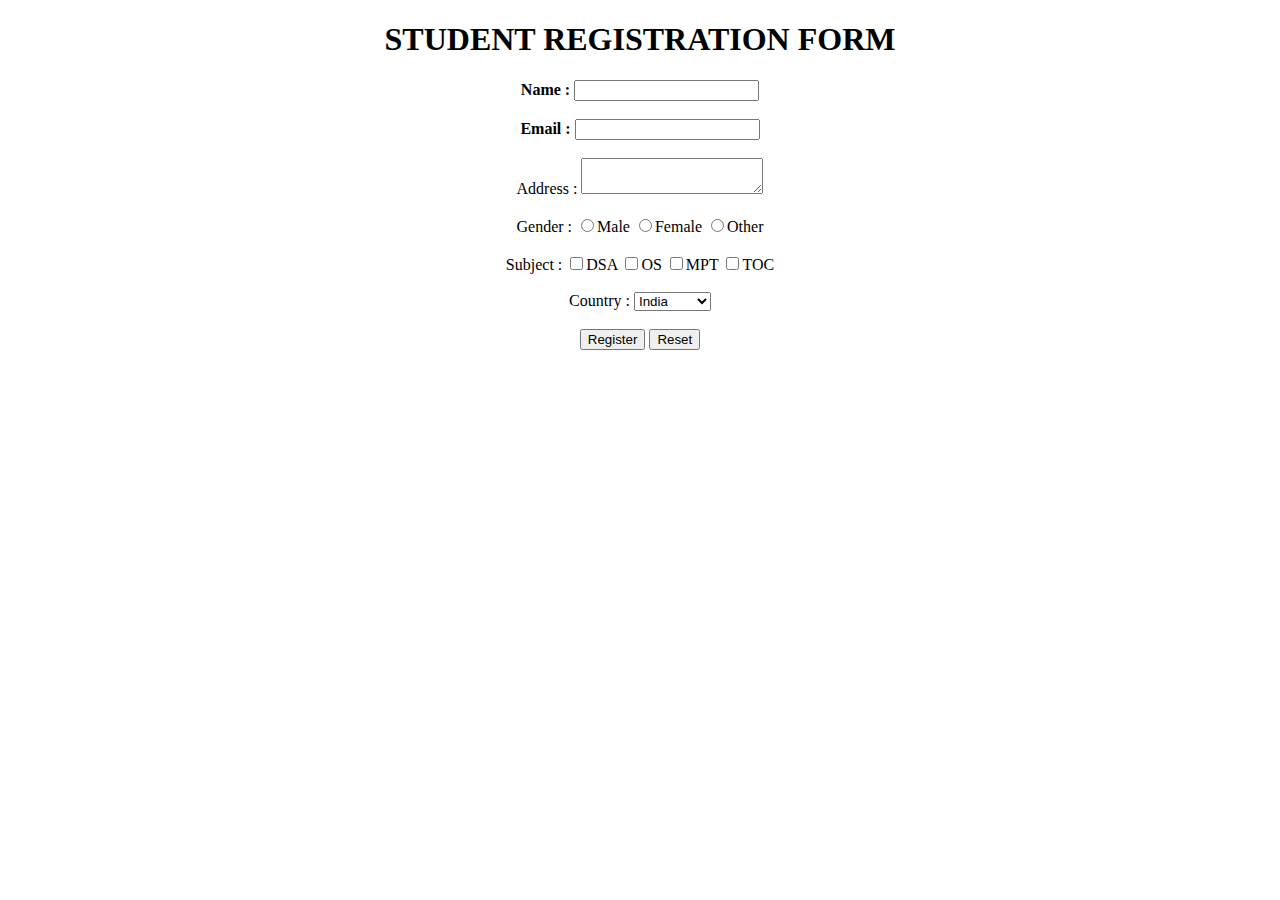
<file: WD/Practical 2/index.html>
<!DOCTYPE html>
<html lang="en">

<head>
    <meta charset="UTF-8">
    <title>Student Registration Form</title>
</head>

<body style="text-align: center;">
    <h1>STUDENT REGISTRATION FORM</h1>
    <form action="submit.php" method="post">
        <label for="name"><b>Name :</b></label>
        <input type="text" id="name" name="name" required><br><br>

        <label for="email"><b>Email :</b></label>
        <input type="email" id="email" name="email" required><br><br>

        <label for="address">Address :</label>
        <textarea id="address" name="address"></textarea><br><br>

        <label>Gender :</label>
        <input type="radio" name="gender" value="male">Male
        <input type="radio" name="gender" value="female">Female
        <input type="radio" name="gender" value="other">Other<br><br>

        <label>Subject :</label>
        <input type="checkbox" name="subject" value="DSA">DSA
        <input type="checkbox" name="subject" value="OS">OS
        <input type="checkbox" name="subject" value="MPT">MPT
        <input type="checkbox" name="subject" value="TOC">TOC<br><br>

        <label for="country">Country :</label>
        <select id="country" name="country">
            <option value="India">India</option>
            <option value="Australia">Australia</option>
            <option value="Germany">Germany</option>
            <option value="Norway">Norway</option>
        </select><br><br>

        <input type="submit" value="Register">
        <input type="reset" value="Reset">
    </form>
</body>

</html>
</file>
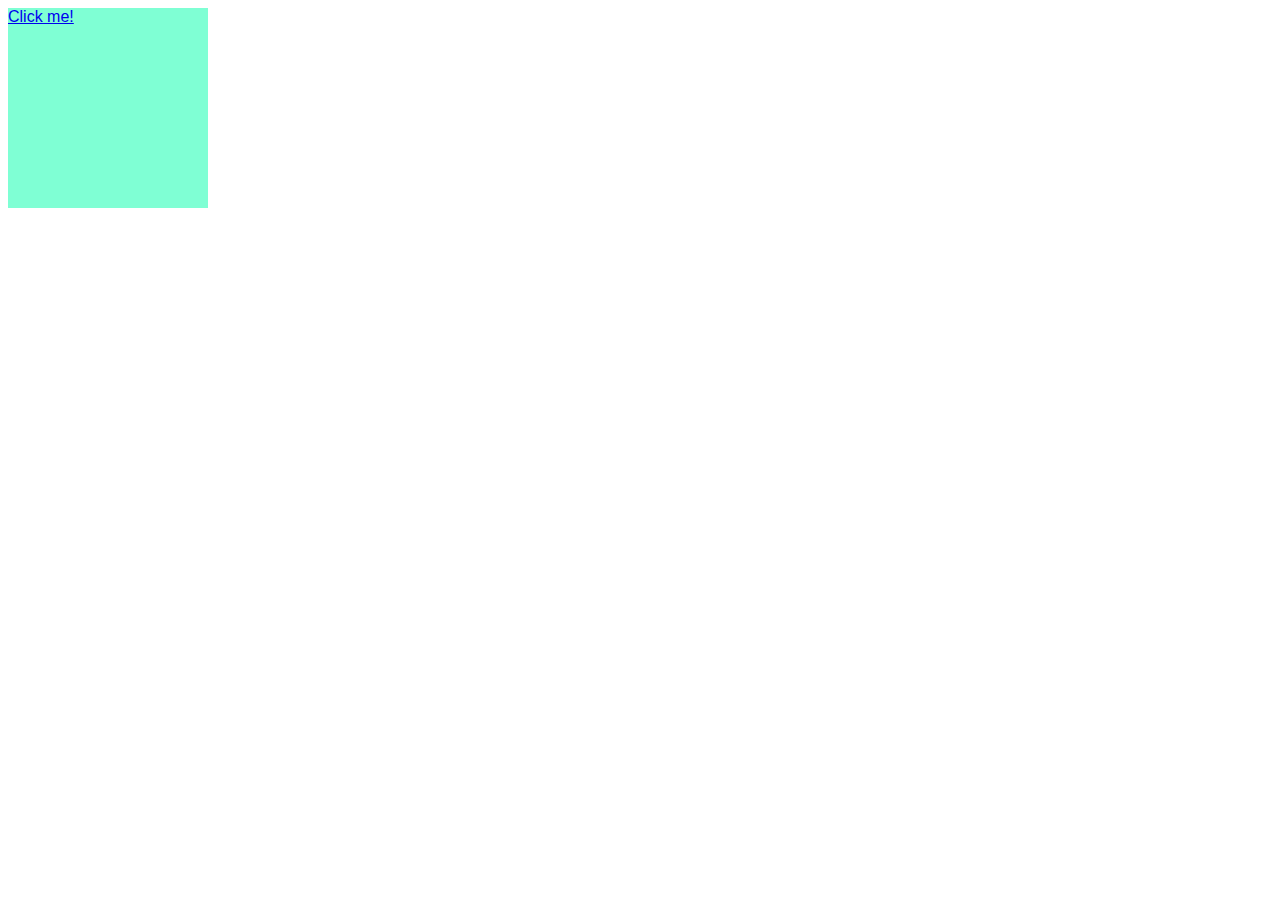
<file: WD/Practical 6/index.html>
<!DOCTYPE html>
<html lang="en">

<head>
    <meta charset="UTF-8">
    <meta name="viewport" content="width=device-width, initial-scale=1.0">
    <title>Use of CSS</title>
    <style>
        body {
            font-family: Arial, sans-serif;
        }

        a:visited {
            color: purple;
        }

        a:active {
            color: red;
        }

        @media screen and (max-width: 600px) {
            body {
                background-color: lightblue;
            }
        }
    </style>
</head>

<body>
    <div id="div1" style="background-color: aquamarine; height: 200px; width: 200px">
        <a href="https://www.example.com">Click me!</a>
    </div>
</body>

</html>
</file>
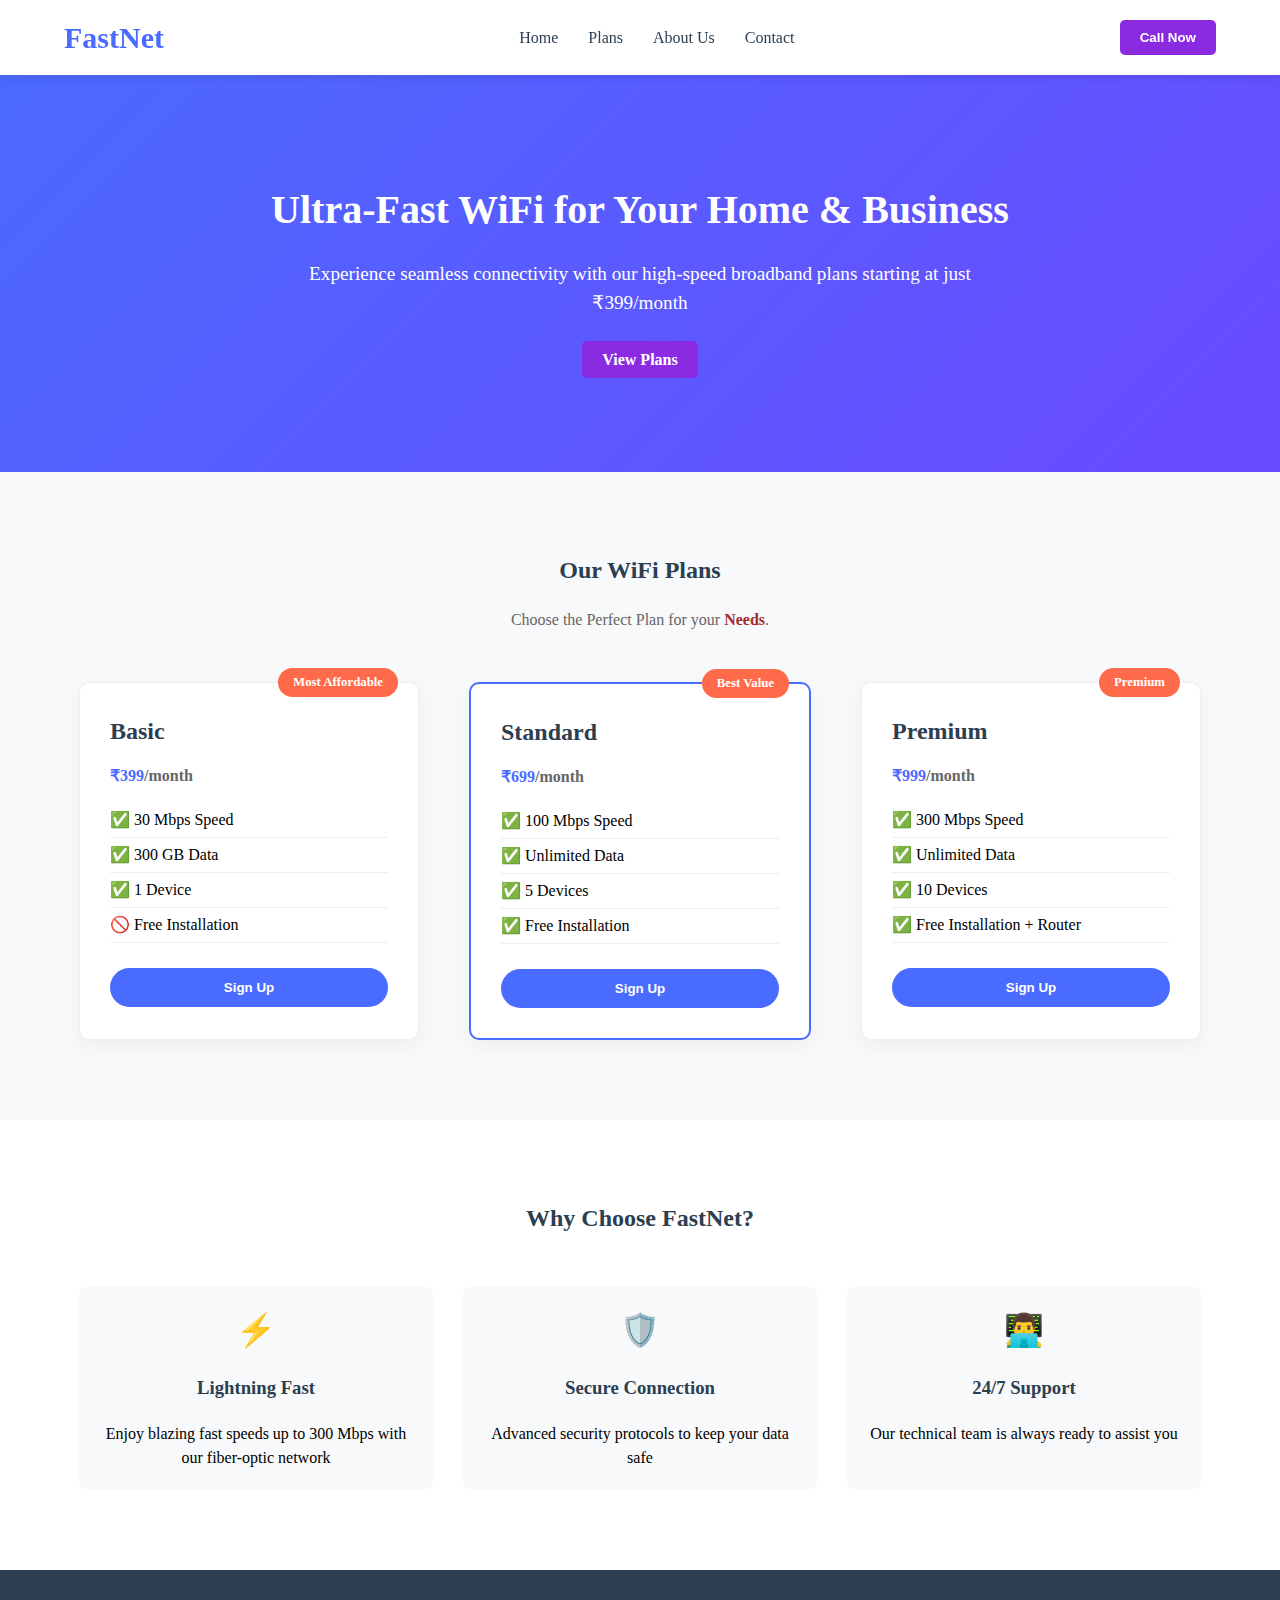
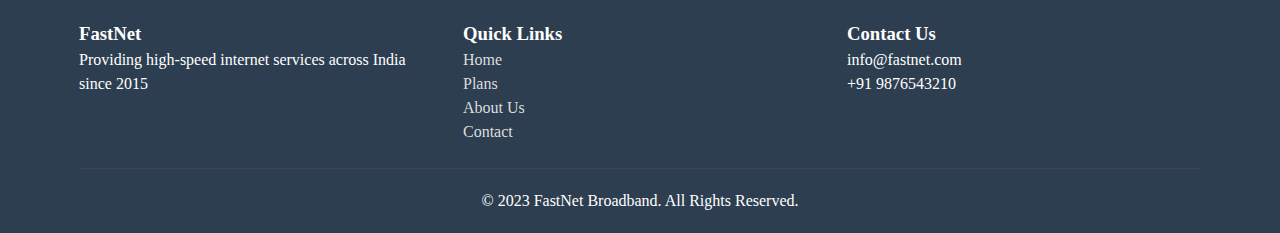
<file: WD/WD-miniproject-612415196/index.html>
<!DOCTYPE html>
<html lang="en">

<head>
  <meta charset="UTF-8">
  <meta name="viewport" content="width=device-width, initial-scale=1.0">
  <title>FastNet Broadband - High Speed WiFi Services</title>
  <link rel="preconnect" href="https://fonts.googleapis.com">
  <link rel="preconnect" href="https://fonts.gstatic.com" crossorigin>
  <link href="https://fonts.googleapis.com/css2?family=Poppins:wght@300;400;600;700&display=swap" rel="stylesheet">
  <link rel="stylesheet" href="styles.css">
</head>

<body>
  <header>
    <div class="container">
      <div class="logo">FastNet</div>
      <nav>
        <ul>
          <li><a href="#home">Home</a></li>
          <li><a href="#plans">Plans</a></li>
          <li><a href="#about">About Us</a></li>
          <li><a href="#contact">Contact</a></li>
        </ul>
      </nav>
      <button class="cta-button-callnow">Call Now</button>
    </div>
  </header>

  <section class="hero" id="home">
    <div class="container">
      <h1>Ultra-Fast WiFi for Your Home & Business</h1>
      <p>Experience seamless connectivity with our high-speed broadband plans starting at just ₹399/month</p>
      <a href="#plans" class="cta-button">View Plans</a>
    </div>
  </section>

  <section class="pricing-section" id="plans">
    <div class="container">
      <h2>Our WiFi Plans</h2>
      <p class="subtitle">Choose the Perfect Plan for your <span>Needs</span>.</p>

      <div class="pricing-container">
        <div class="pricing-plan" data-plan="basic">
          <div class="popular-tag">Most Affordable</div>
          <div class="plan-title">Basic</div>
          <div class="plan-price">₹399<span>/month</span></div>
          <ul class="plan-features">
            <li>✅ 30 Mbps Speed</li>
            <li>✅ 300 GB Data</li>
            <li>✅ 1 Device</li>
            <li>🚫 Free Installation</li>
          </ul>
          <button class="plan-button">Sign Up</button>
        </div>

        <div class="pricing-plan featured" data-plan="standard">
          <div class="popular-tag">Best Value</div>
          <div class="plan-title">Standard</div>
          <div class="plan-price">₹699<span>/month</span></div>
          <ul class="plan-features">
            <li>✅ 100 Mbps Speed</li>
            <li>✅ Unlimited Data</li>
            <li>✅ 5 Devices</li>
            <li>✅ Free Installation</li>
          </ul>
          <button class="plan-button">Sign Up</button>
        </div>

        <div class="pricing-plan" data-plan="premium">
          <div class="popular-tag">Premium</div>
          <div class="plan-title">Premium</div>
          <div class="plan-price">₹999<span>/month</span></div>
          <ul class="plan-features">
            <li>✅ 300 Mbps Speed</li>
            <li>✅ Unlimited Data</li>
            <li>✅ 10 Devices</li>
            <li>✅ Free Installation + Router</li>
          </ul>
          <button class="plan-button">Sign Up</button>
        </div>
      </div>
    </div>
  </section>

  <section class="features-section">
    <div class="container">
      <h2>Why Choose FastNet?</h2>
      <div class="features-grid">
        <div class="feature-card">
          <div class="feature-icon">⚡</div>
          <h3>Lightning Fast</h3>
          <p>Enjoy blazing fast speeds up to 300 Mbps with our fiber-optic network</p>
        </div>
        <div class="feature-card">
          <div class="feature-icon">🛡️</div>
          <h3>Secure Connection</h3>
          <p>Advanced security protocols to keep your data safe</p>
        </div>
        <div class="feature-card">
          <div class="feature-icon">👨‍💻</div>
          <h3>24/7 Support</h3>
          <p>Our technical team is always ready to assist you</p>
        </div>
      </div>
    </div>
  </section>

  <footer>
    <div class="container">
      <div class="footer-content">
        <div class="footer-section">
          <h3>FastNet</h3>
          <p>Providing high-speed internet services across India since 2015</p>
        </div>
        <div class="footer-section">
          <h3>Quick Links</h3>
          <ul>
            <li><a href="#home">Home</a></li>
            <li><a href="#plans">Plans</a></li>
            <li><a href="#about">About Us</a></li>
            <li><a href="#contact">Contact</a></li>
          </ul>
        </div>
        <div class="footer-section">
          <h3>Contact Us</h3>
          <p>info@fastnet.com</p>
          <p>+91 9876543210</p>
        </div>
      </div>
      <div class="copyright">
        <p>&copy; 2023 FastNet Broadband. All Rights Reserved.</p>
      </div>
    </div>
  </footer>

  <script src="script.js"></script>
</body>

</html>
</file>
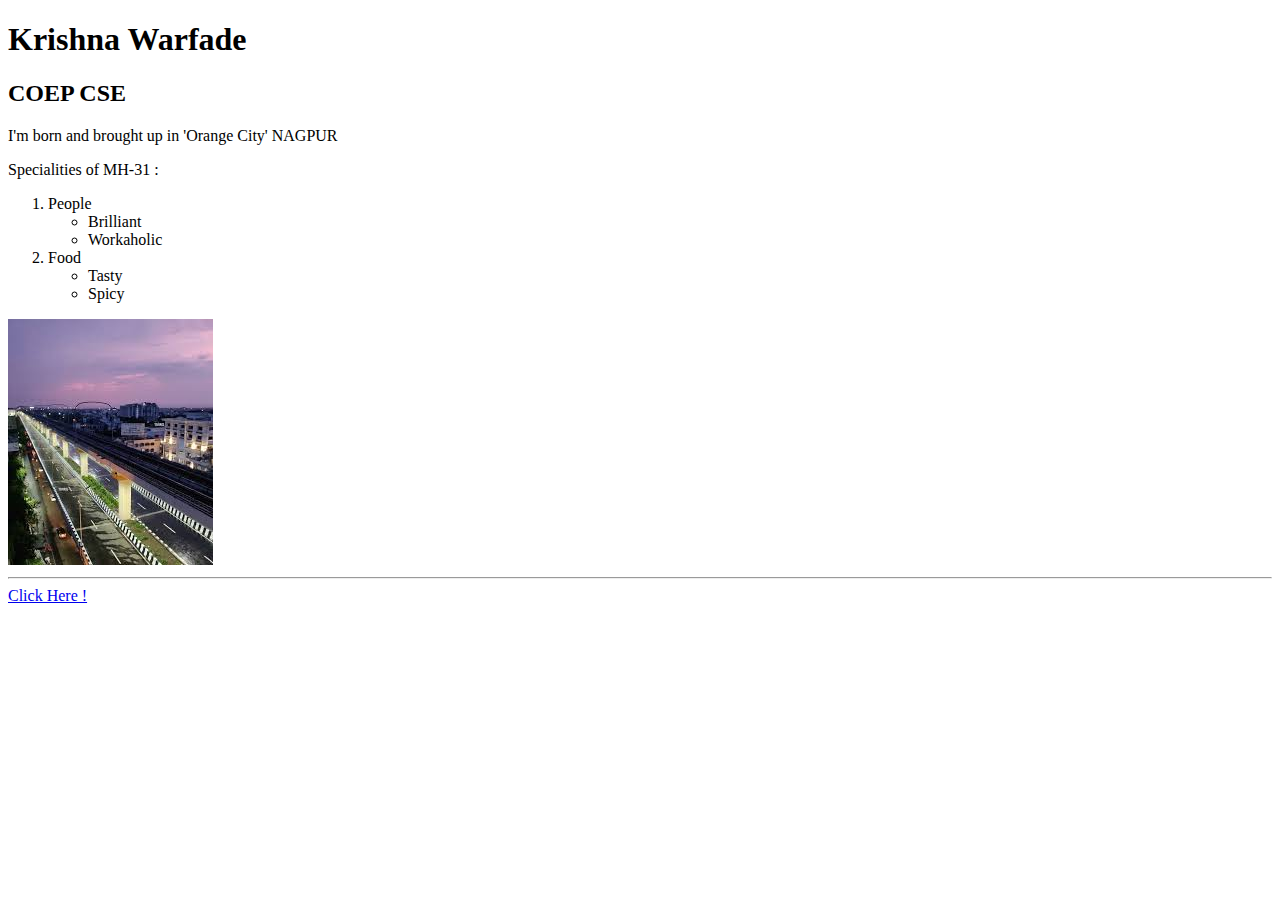
<file: WD/Moodle Assignment 1/moodle.html>
<!DOCTYPE html>
<html lang="en">

<head>
  <meta charset="UTF-8">
  <meta name="viewport" , content="width = device-width, initial-scale = 1">
  <title>Moodle Assignment 1</title>
</head>

<body>
  <h1> Krishna Warfade </h1>
  <h2> COEP CSE </h2>
  <p> I'm born and brought up in 'Orange City' NAGPUR </p>
  <p> Specialities of MH-31 :
  <ol>
    <li> People
      <ul>
        <li> Brilliant </li>
        <li> Workaholic </li>
      </ul>
    </li>
    <li> Food
      <ul>
        <li> Tasty </li>
        <li> Spicy </li>
      </ul>
    </li>
  </ol>
  </p>
  <img src="./ngp.jpg" alt="Nagpur City Image">
  <hr />
  <a href="https://nagpur.gov.in/">Click Here !</a>

</body>

</html>
</file>
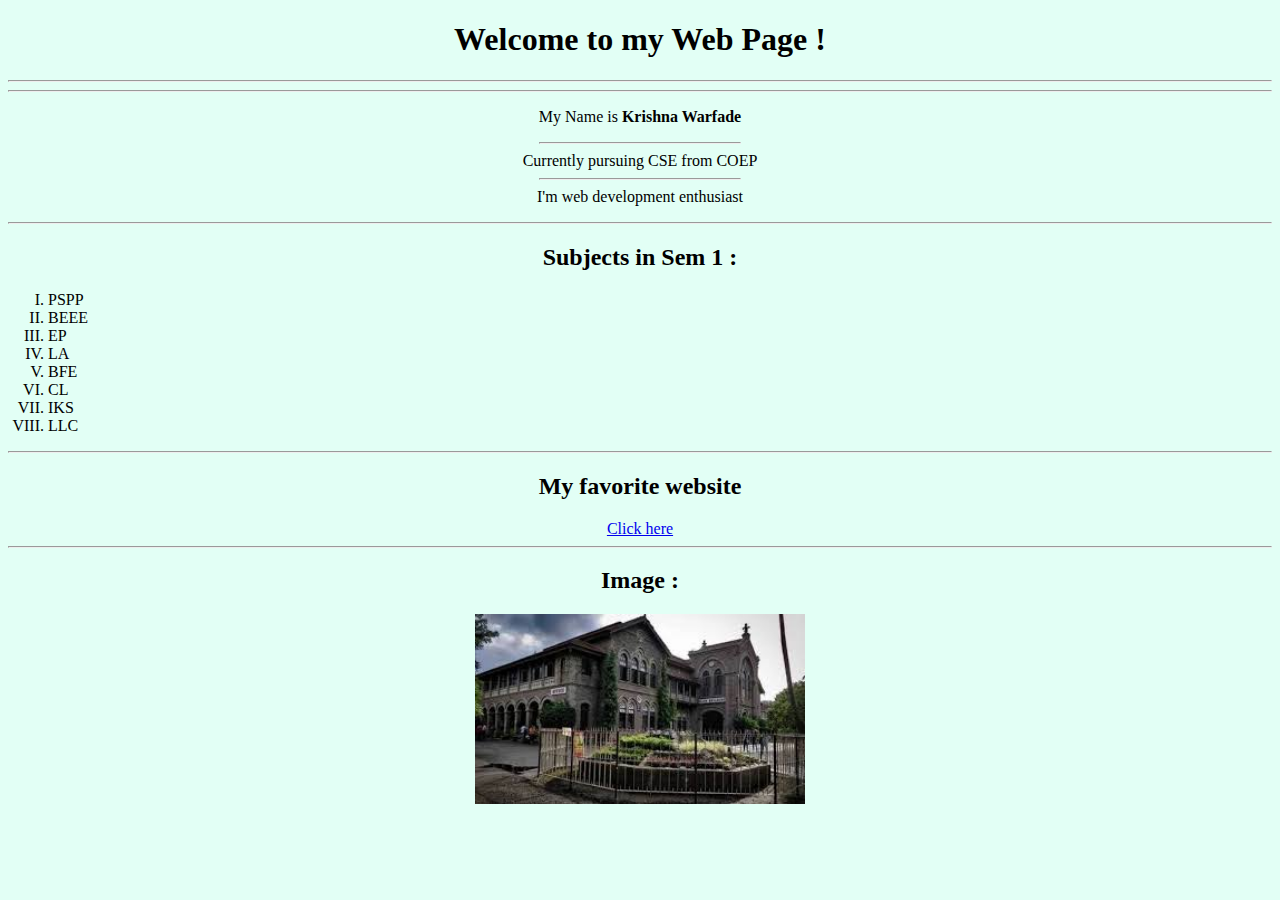
<file: WD/Practical 1/practical1.html>
<!DOCTYPE html>
<html lang="en">

<head>
    <meta charset="UTF-8">
    <title>My First Web Page</title>
</head>

<body style="background-color: rgb(226, 255, 245); color: black; text-align: center;">
    <h1>Welcome to my Web Page !</h1>
    <hr>
    <hr>
    <p>My Name is <b>Krishna Warfade</b><br>
        <hr width="200">
        Currently pursuing CSE from COEP
        <hr width="200">
        I'm web development enthusiast
    </p>
    <hr>
    <h2>Subjects in Sem 1 :</h2>
    <ol type="I" style="text-align: justify;">
        <li>PSPP</li>
        <li>BEEE</li>
        <li>EP</li>
        <li>LA</li>
        <li>BFE</li>
        <li>CL</li>
        <li>IKS</li>
        <li>LLC</li>
    </ol>
    <hr>
    <h2>My favorite website</h2>
    <a href="https://www.coeptech.ac.in/">Click here</a>
    <hr>
    <h2>Image :</h2>
    <img src="coep.jpeg" alt="image" width="330">
</body>

</html>
</file>
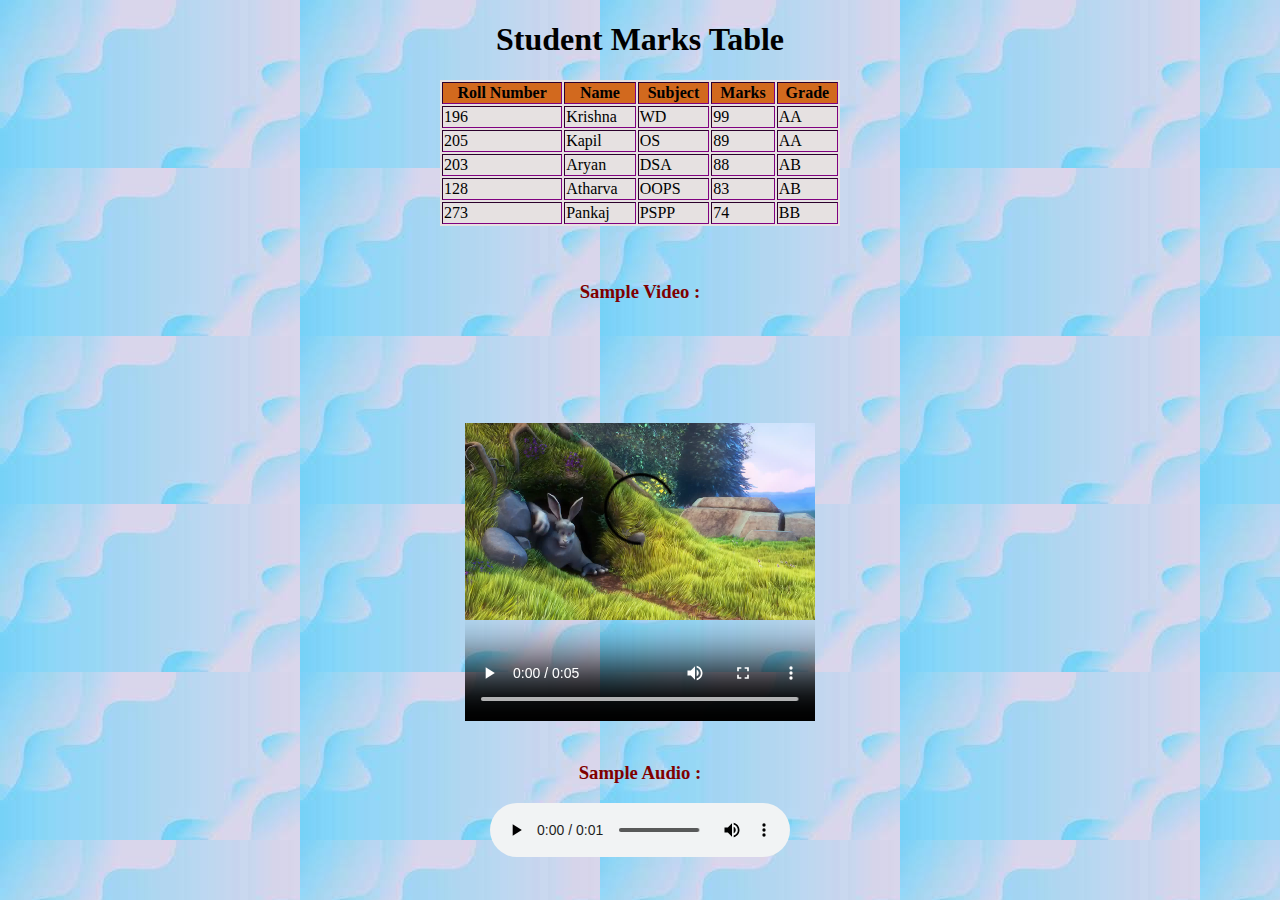
<file: WD/Practical 3 & 4/q3.html>
<!DOCTYPE html>
<html lang="en">

<head>
    <meta charset="UTF-8">
    <title>Marks Of Student</title>
</head>

<body style="background-image: url(bgimg.jpeg);">
    <center>
        <h1>Student Marks Table</h1>
        <table border="1" style="border:purple; background-color: rgb(230, 225, 225); width: 400px;">
            <tr style="background-color: chocolate;">
                <th>Roll Number</th>
                <th>Name</th>
                <th>Subject</th>
                <th>Marks</th>
                <th>Grade</th>
            </tr>
            <tr>
                <td>196</td>
                <td>Krishna</td>
                <td>WD</td>
                <td>99</td>
                <td>AA</td>
            </tr>
            <tr>
                <td>205</td>
                <td>Kapil</td>
                <td>OS</td>
                <td>89</td>
                <td>AA</td>
            </tr>
            <tr>
                <td>203</td>
                <td>Aryan</td>
                <td>DSA</td>
                <td>88</td>
                <td>AB</td>
            </tr>
            <tr>
                <td>128</td>
                <td>Atharva</td>
                <td>OOPS</td>
                <td>83</td>
                <td>AB</td>
            </tr>
            <tr>
                <td>273</td>
                <td>Pankaj</td>
                <td>PSPP</td>
                <td>74</td>
                <td>BB</td>
            </tr>
        </table><br><br>
        <h3 style="color: maroon;">Sample Video :</h3>
        <video width="350" height="400" controls>
            <source src="movie.mp4" type="video/mp4">
        </video><br><br>
        <h3 style="color: maroon;">Sample Audio :</h3>
        <audio controls>
            <source src="sample.mp3" type="audio/mp3">
        </audio>
    </center>
</body>

</html>
</file>
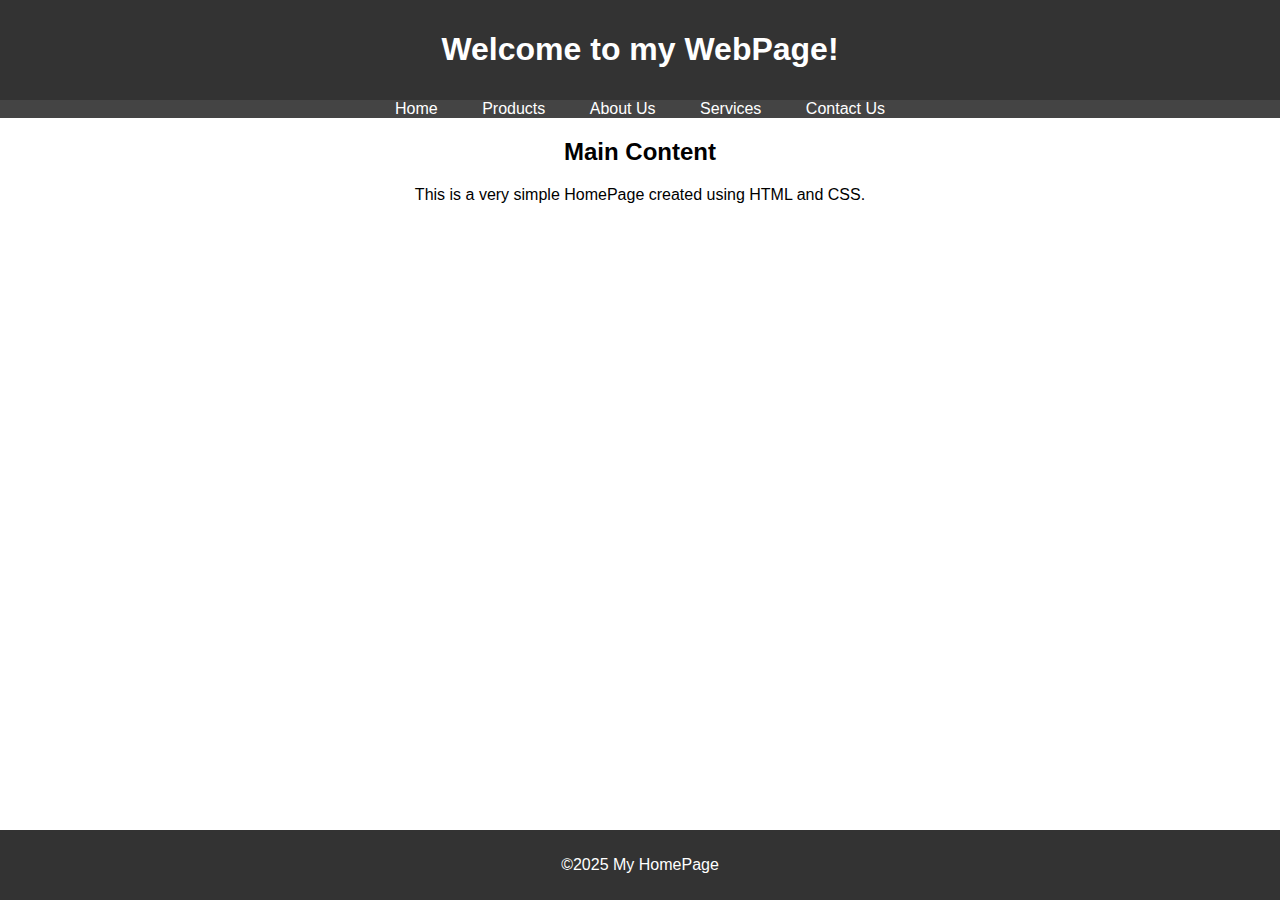
<file: WD/Practical 5/q5.html>
<!DOCTYPE html>
<html lang="en">
<head>
    <meta charset="UTF-8">
    <meta name="viewport" content="width=device-width, initial-scale=1.0">
    <title>Homepage</title>
    <style>
        body{
            font-family: Arial, sans-serif;
            margin: 0;
            padding: 0;
        }
        header{
            background-color: #333;
            color: white;
            padding: 10px 20px;
            text-align: center;
        }
        nav{
            background-color: #444;
            text-align: center;
        }
        nav a{
            color: white;
            padding: 14px 20px;
            display: inline;
            text-decoration: none;
        }
        nav a:hover{
            background-color: #ddd;
            color: black;
        }
        main {
            text-align: center;
        }
        footer{
            background-color: #333;
            color: white;
            text-align: center;
            padding: 10px 0px;
            position: fixed;
            bottom: 0;
            width: 100%;
        }
    </style>
</head>
<body>
    <header>
        <h1>Welcome to my WebPage!</h1>
    </header>
    <nav>
        <a href="#">Home</a>
        <a href="#">Products</a>
        <a href="#">About Us</a>
        <a href="#">Services</a>
        <a href="#">Contact Us</a>
    </nav>
    <main>
        <h2>Main Content</h2>
        <p>This is a very simple HomePage created using HTML and CSS.</p>
    </main>
    <footer>
        <p>&copy;2025 My HomePage</p>
    </footer>
</body>
</html>
</file>
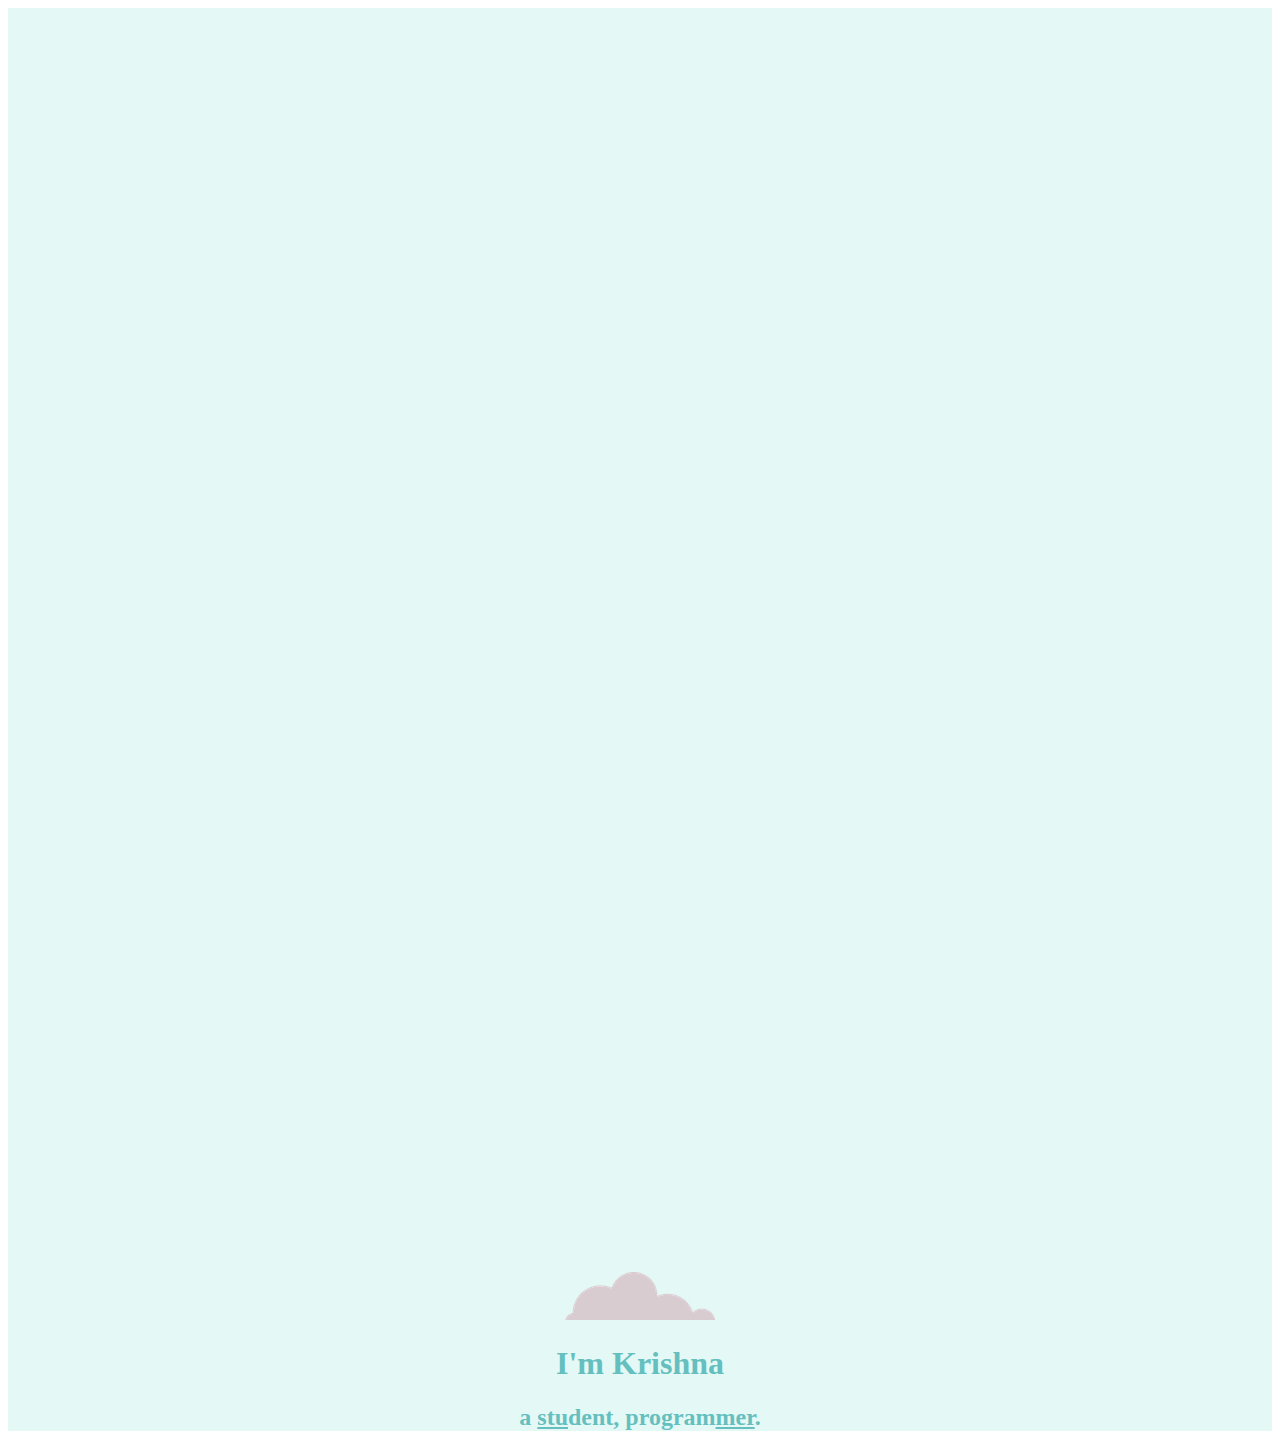
<file: WD/Project/project.html>
<!DOCTYPE html>
<html lang="en">

<head>
    <meta charset="UTF-8">
    <meta name="viewport" content="width=device-width, initial-scale=1.0">
    <title>Krishna Warfade</title>
    <link rel="stylesheet" href="style.css">
</head>

<body>
    <div class="container-top">
        <img class="top-cloud" src="cloud.png" alt="Cloud">
        <div class="title-text">
            <h1>I'm Krishna</h1>
            <h2>a <span>stu</span>dent, program<span>mer</span>.</h2>
        </div>
    </div>
</body>

</html>
</file>
<file: WD/WD-miniproject-612415196/styles.css>
html {
    scroll-behavior: smooth;
}
*{
    margin: 0;
    padding: 0;
    box-sizing: border-box;
}
body {
    line-height: 1.5;
    color: black;
    background-color: aliceblue;
}
.container {
    width: 90%;
    max-width: 1200px;
    margin: 0 auto;
    padding: 0 15px;
}
header {
    background-color: white;
    width: 100%;
    position: fixed;
    box-shadow: 0 2px 10px rgba(0, 0, 0, 0.1);
    z-index: 100;
}
header .container {
    display: flex;
    justify-content: space-between;
    align-items: center;
    padding: 15px 0;
}
.logo {
    font-size: 30px;
    color: #4a6bff;
    font-weight: 700;
}
nav ul {
    display: flex;
    list-style: none;
}
nav ul li {
    margin-left: 30px;
}
nav ul li a {
    text-decoration: none;
    color: #2c3e50;
    font-weight: 500;
    transition: color 0.3s;
}
nav ul li a:hover {
    color: #4a6bff;
}
.cta-button {
    text-decoration: none;
    background-color: blueviolet;
    color: white;
    border: none;
    padding: 10px 20px;
    border-radius: 5px;
    font-weight: 600;
    cursor: pointer;
    transition: all 0.3s;
}
.cta-button-callnow {
        background-color: blueviolet;
        color: white;
        border: none;
        padding: 10px 20px;
        border-radius: 5px;
        font-weight: 600;
        cursor: pointer;
        transition: all 0.3s;
}
.cta-button:hover {
    background-color: #3a5bef;
    transform: translateY(-2px);
}
.cta-button-callnow:hover {
    background-color: #3a5bef;
    transform: translateY(-2px);
}
.hero {
  background: linear-gradient(135deg, #4a6bff 0%, #6a4aff 100%);
  color: white;
  padding: 180px 0 100px;
  text-align: center;
}
.hero h1 {
    font-size: 2.5rem;
    margin-bottom: 20px;
}
.hero p {
    font-size: 1.2rem;
    max-width: 700px;
    margin-bottom: 30px;
    margin-left: auto;
    margin-right: auto;
}
.pricing-section {
    padding: 80px 0;
    background-color: #f8f9fa;
}
.pricing-section h2 {
    color: #2c3e50;
    text-align: center;
    margin-bottom: 20px;
}
.subtitle {
    text-align: center;
    margin-bottom: 50px;
    color: #666;
}
.subtitle span {
    font-weight: 600;
    color: brown
}
.pricing-container {
    display: flex;
    gap: 50px;
    flex-wrap: wrap;
    justify-content: center;
}
.pricing-plan {
    flex: 1;
    min-width: 280px;
    max-width: 350px;
    background-color: white;
    border-radius: 10px;
    padding: 30px;
    position: relative;
    box-shadow: 0 5px 20px rgba(0, 0, 0, 0.05);
    transition: all 0.3s ease;
    border: 1px solid #eee;
}
.pricing-plan:hover {
    transform: translateY(-5px);
    box-shadow: 0 15px 30px rgba(0, 0, 0, 0.1);
}
.pricing-plan.featured {
    border: 2px solid #4a6bff;
}
.popular-tag {
    position: absolute;
    font-size: 0.8rem;
    right: 20px;
    top: -15px;
    background-color: #ff6b4a;
    color: white;
    border-radius: 20px;
    padding: 5px 15px;
    font-weight: 600;
}
.plan-title {
    font-size: 1.5rem;
    font-weight: 700;
    color: #2c3e50;
    margin-bottom: 15px;
}
.plan-price {
    font-weight: 700;
    color: #4a6bff;
    margin-bottom: 15px;
}
.plan-price span {
    font-size: 1rem;
    color: #666;
}
.plan-features {
    list-style: none;
    margin-bottom: 25px;
}
.plan-features li {
    padding: 5px 0;
    border-bottom: 1px solid #eee;
}
.plan-button {
    width: 100%;
    background-color: #4a6bff;
    color: white;
    border: none;
    border-radius: 30px;
    padding: 12px;
    cursor: pointer;
    font-weight: 600;
    transition: all 0.3s;
}
.plan-button:hover {
    background-color: #3a5bef;
}
.features-section {
    background-color: white;
    padding: 80px 0;
}
.features-section h2 {
    text-align: center;
    margin-bottom: 50px;
    color: #2c3e50;
}
.features-grid {
    display: grid;
    grid-template-columns: repeat(auto-fit, minmax(300px, 1fr));
    gap: 30px;
}
.feature-card {
    background-color: #f8f9fa;
    padding: 20px;
    text-align: center;
    border-radius: 10px;
    transition: all 0.3s;
}
.feature-card:hover {
    transform: translateY(-2px);
    box-shadow: 0 10px 20px rgba(0, 0, 0, 0.05);
}
.feature-icon {
    font-size: 2rem;
    margin-bottom: 20px;
}
.feature-card h3 {
    color: #2c3e50;
    margin-bottom: 20px;
}
footer {
    background-color: #2c3e50;
    color: white;
    padding: 50px 0 20px;
}
.footer-content {
    display: grid;
    grid-template-columns: repeat(auto-fit, minmax(300px, 1fr));
    gap: 30px;
    margin-bottom: 24px;
}
.footer-content ul {
    list-style: none;
}
.footer-content ul li a {
    color: #ddd;
    text-decoration: none;
    transition: color 0.3s;
}
.footer-section ul li a:hover {
    color: white;
}
.copyright {
    text-align: center;
    padding-top: 20px;
    border-top: 1px solid #444;
}
/* Mobile Navigation Styles */
.mobile-nav-toggle {
    display: none;
    background: none;
    border: none;
    font-size: 24px;
    cursor: pointer;
    color: #4a6bff;
  }
  
  /* Sticky header styles */
  header.scrolled {
    box-shadow: 0 2px 20px rgba(0, 0, 0, 0.15);
  }
  
  /* Responsive adjustments */
  @media (max-width: 768px) {
    .mobile-nav-toggle {
      display: block;
    }
    
    nav {
      position: fixed;
      top: 70px;
      left: 0;
      width: 100%;
      background-color: white;
      padding: 20px;
      box-shadow: 0 5px 10px rgba(0, 0, 0, 0.1);
      transform: translateY(-150%);
      transition: transform 0.3s ease;
    }
    
    nav.active {
      transform: translateY(0);
    }
    
    nav ul {
      flex-direction: column;
    }
    
    nav ul li {
      margin: 10px 0;
    }
    
    .hero {
      padding: 150px 0 80px;
    }
    
    .hero h1 {
      font-size: 2rem;
    }
    
    .pricing-plan {
      min-width: 100%;
      margin-bottom: 20px;
    }
    
    .features-grid {
      grid-template-columns: 1fr;
    }
  }
  
  @media (max-width: 480px) {
    .hero {
      padding: 120px 0 60px;
    }
    
    .hero h1 {
      font-size: 1.8rem;
    }
    
    .hero p {
      font-size: 1rem;
    }
    
    .container {
      width: 95%;
    }
  }
</file>
<file: WD/Project/style.css>
body {
    text-align: center;
}
top-cloud {
    position: relative;
    right: 300px;
    top: 40px;
}
h1 {
 color: #66bfbf;
}
h2 {
    color: #66bfbf;
}
.title-text {
    display: block;
}
.container-top {
    padding-top: 100%;
    position: relative;
    background-color: #e4f9f5;
    font-family:"Sacramento", cursive;
}
span {
    text-decoration: underline;
}
</file>
